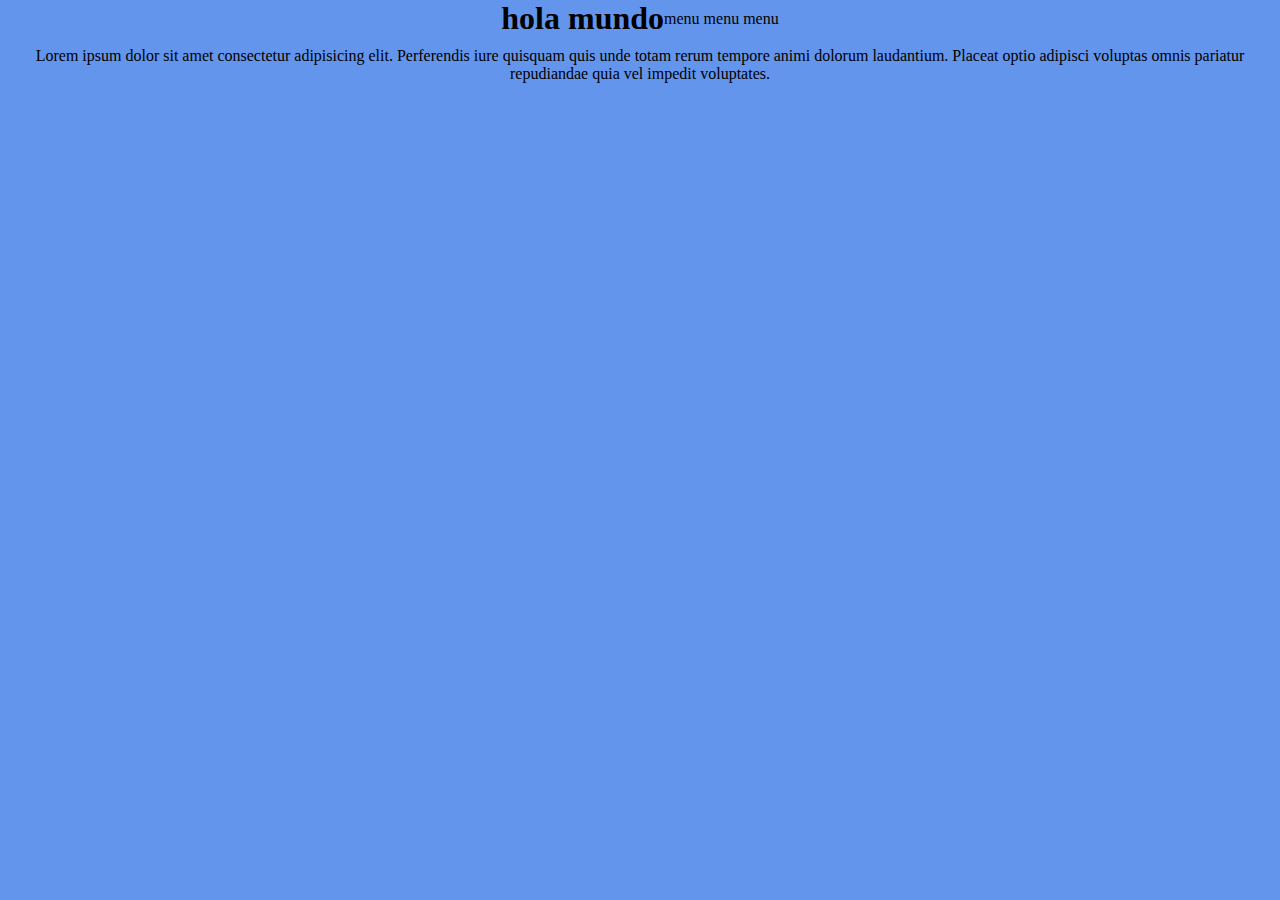
<file: index.html>
<!DOCTYPE html>
<html lang="en">
<head>
    <meta charset="UTF-8">
    <meta http-equiv="X-UA-Compatible" content="IE=edge">
    <meta name="viewport" content="width=device-width, initial-scale=1.0">

<!-- CSS-->
<link rel="stylesheet" href="estilos.css">
    <title>Clase 05</title>
</head>
<body>
   <header>
    <h1> hola mundo</h1>
    <nav>
        <ul>
            <lu>menu</lu>
            <lu>menu</lu>
            <lu>menu</lu>
        </ul>
    </nav>
   </header>


   <main>
    <p> Lorem ipsum dolor sit amet consectetur adipisicing elit. Perferendis iure quisquam quis unde totam rerum tempore animi dolorum laudantium. Placeat optio adipisci voluptas omnis pariatur repudiandae quia vel impedit voluptates.</p>
   </main>

   <!-- futura lista etc-->

   <ul>
    <li></li>
    <li></li>
   </ul>
</body>
</html>
</file>
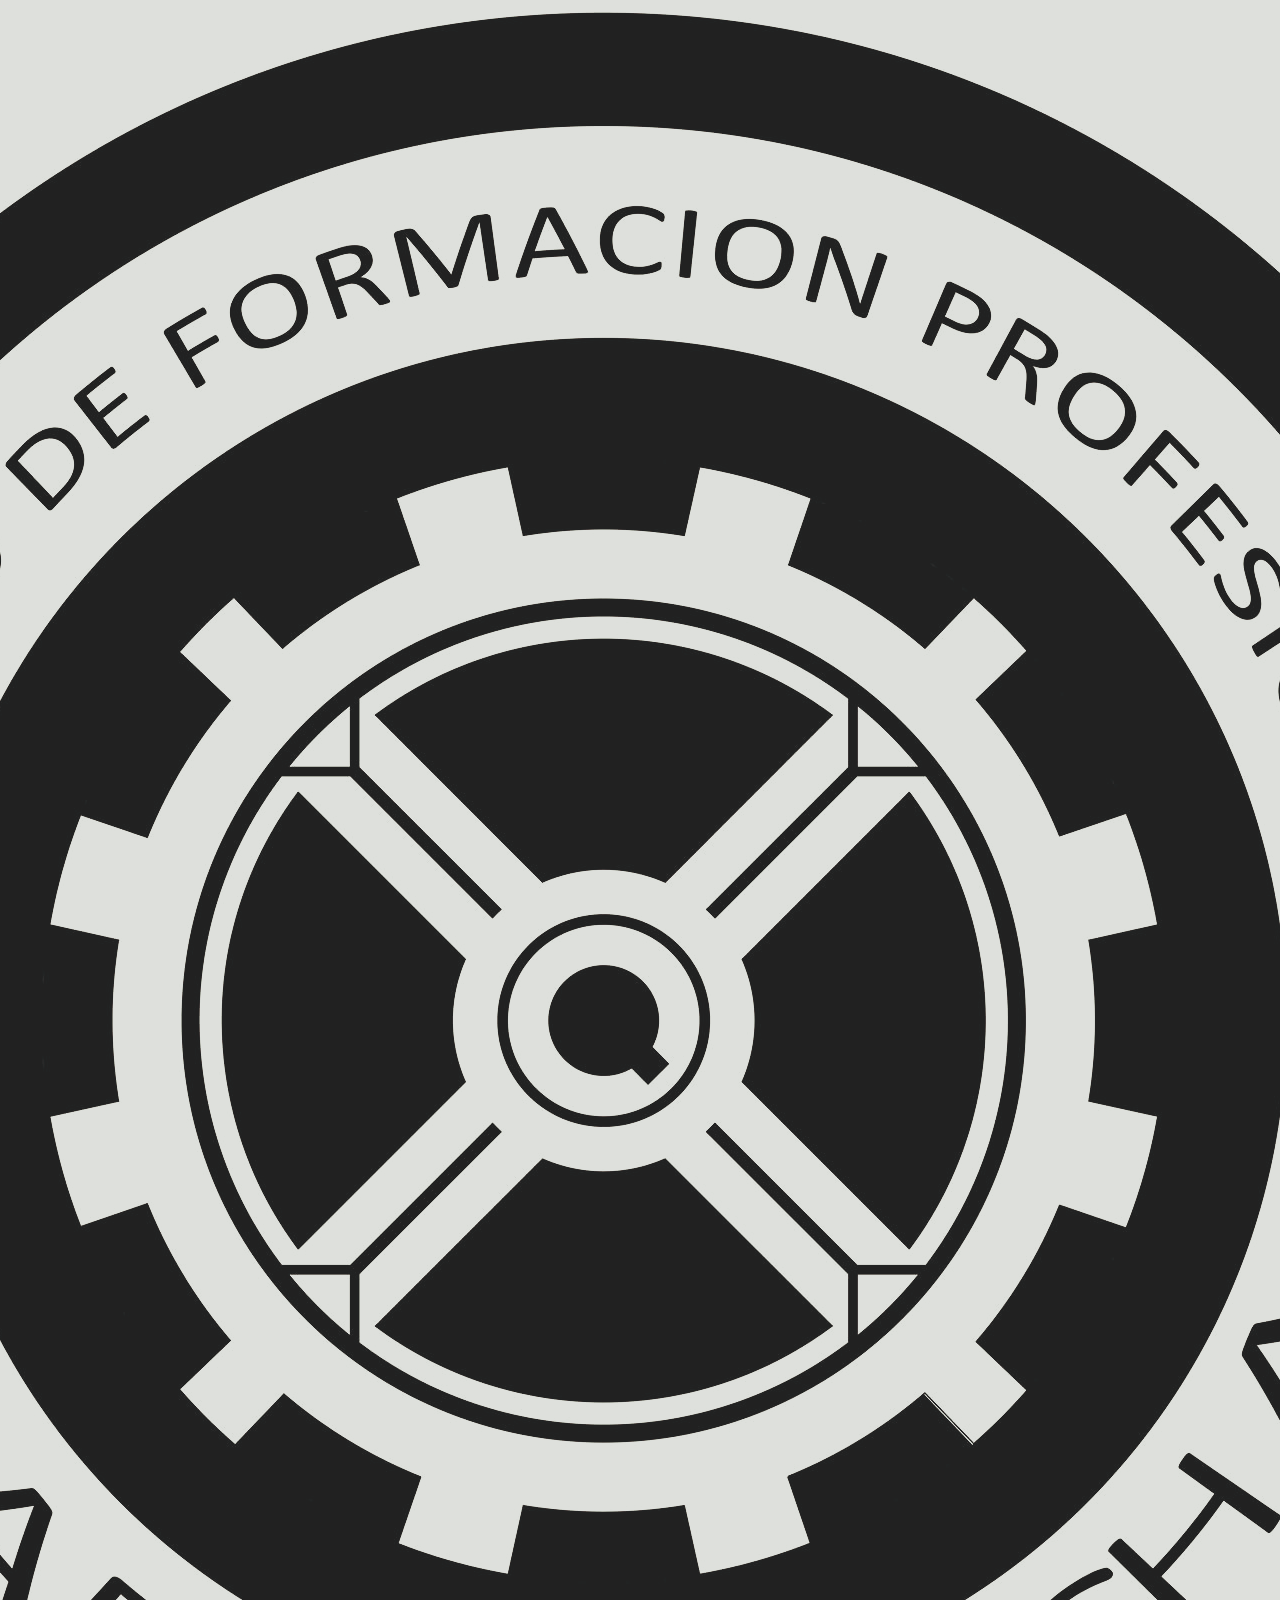
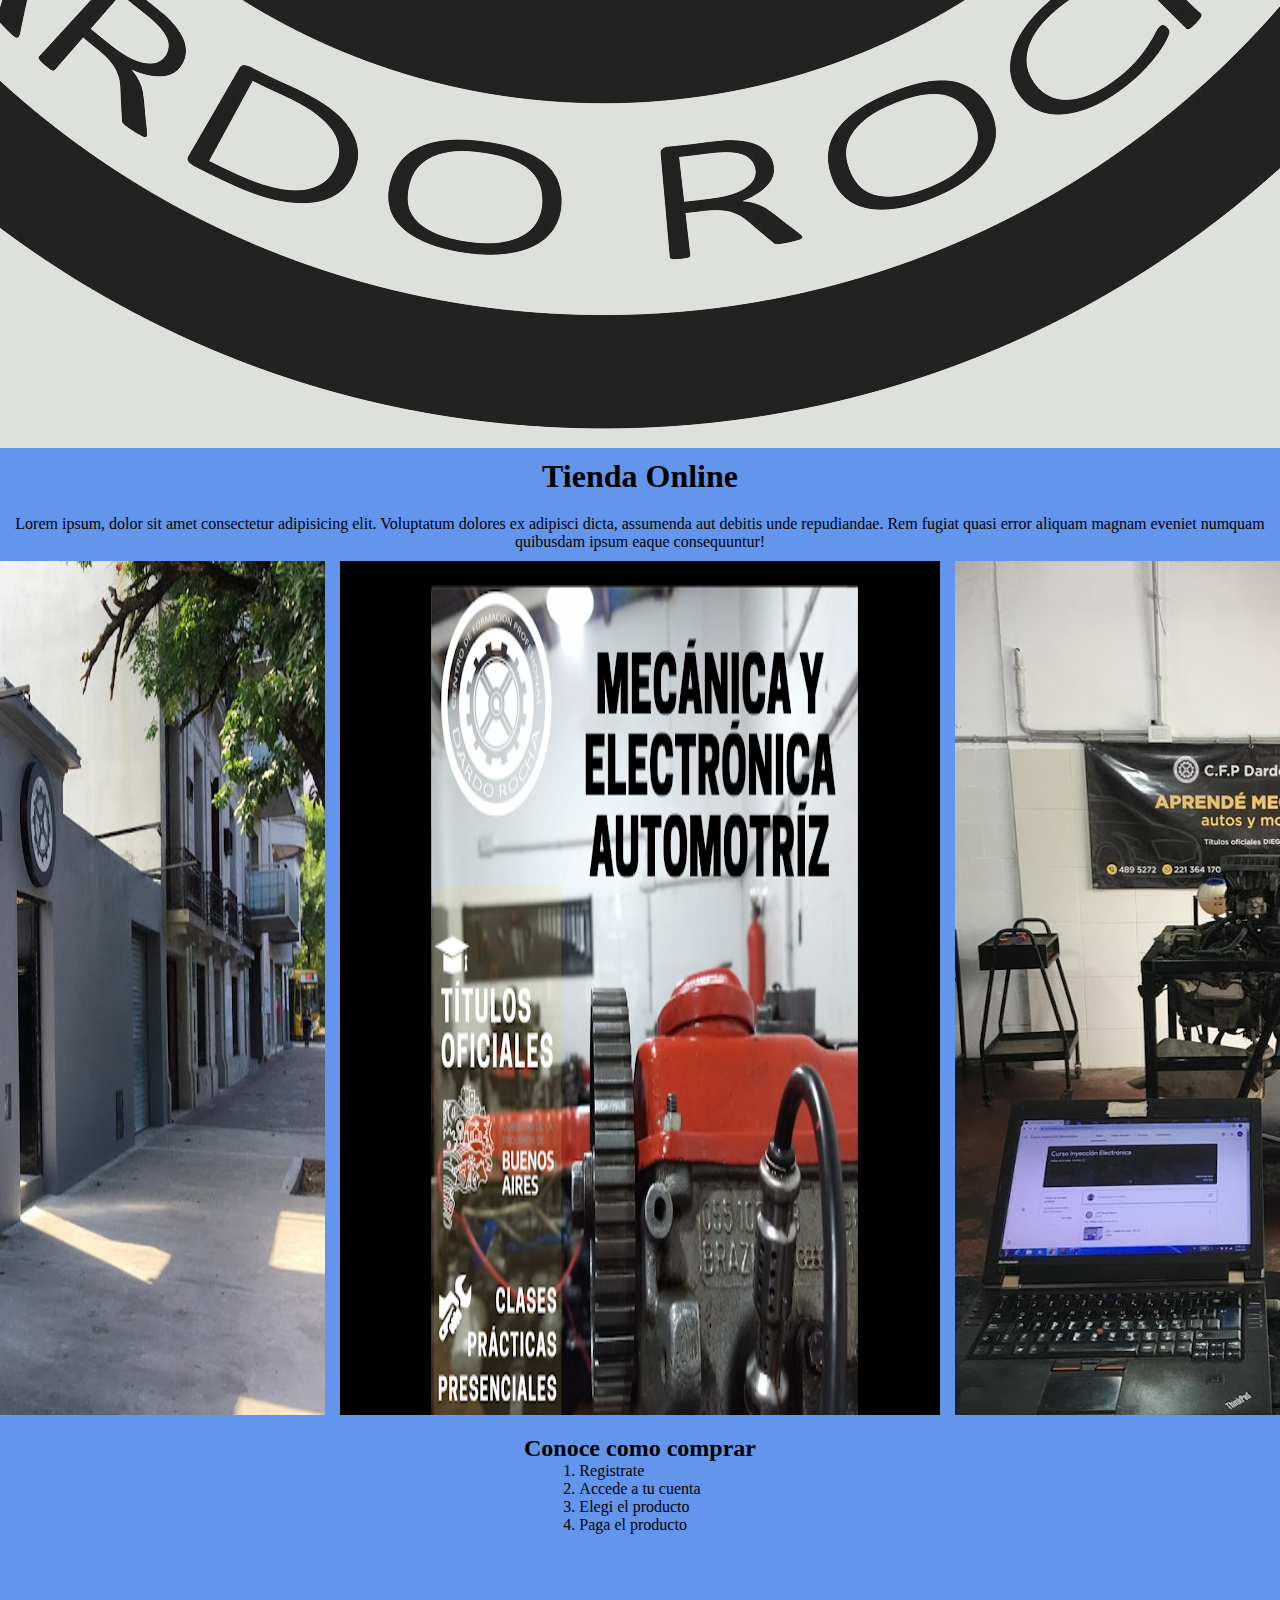
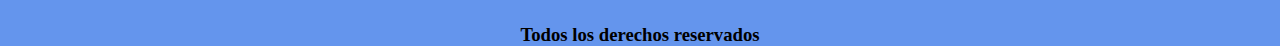
<file: pages/nosotros.html>
<!DOCTYPE html>
<html lang="en">
<head>
    <meta charset="UTF-8">
    <meta http-equiv="X-UA-Compatible" content="IE=edge">
    <meta name="viewport" content="width=device-width, initial-scale=1.0">

    <!-- CSS-->

    <link rel="stylesheet" href="../estilos.css">
    <title>Nosotros</title>


</head>
<body>
    <!-- Encabezado de mi web-->

    <header>
        <img src="../img/logo-institucion.png" alt="Logo de mi proyecto">
        <nav>
            <ul>
                <li> Menu 1</li>
                <li> Menu 2</li>
                <li> Menu 3</li>
                <li> Menu 4</li>
            </ul>
        </nav>
    </header>

    <!-- contenido principal-->

    <main>
        <h1> Tienda Online</h1>
        <p> Lorem ipsum, dolor sit amet consectetur adipisicing elit. Voluptatum dolores ex adipisci dicta, assumenda aut debitis unde repudiandae. Rem fugiat quasi error aliquam magnam eveniet numquam quibusdam ipsum eaque consequuntur! </p>

        <div class="imagenes">
            <img src="../img/2021-03-09.png.jpg" alt="">
            <img src="../img/curso-titulo-oficial.png" alt="">
            <img src="../img/WhatsApp Image 2021-02-15 at 8.08.36 PM (3).jpeg" alt="">
        </div>
    </main>

        <!-- section-->

        <section>
            <h2> Conoce como comprar</h2>
            <ol>
                <li> Registrate</li>
                <li> Accede a tu cuenta</li>
                <li> Elegi el producto</li>
                <li> Paga el producto</li>
            </ol>
        </section>

        <!-- pie de pagina-->

        <footer>
            <h3> Todos los derechos reservados</h3>
        </footer>
    


</body>
</html>
</file>
<file: estilos.css>
/* reswet*/

*{
    margin: 0;
    padding: 0;
    box-sizing: border-box;
}

/*propiedades del padre*/
.padre{
    background-color: green;
    height: 600px;

    display: flex;
    /* por defecto, flex trabaja en 
    flex-direction: row;
    flex-wrap: nowrap*/
    

    /* flex-flow */
    flex-flow: row wrap;

    /* propiedad para justificar elementos */
    justify-content: center;

    align-content: center;
    

   
}

/* propiedades a los hijos*/

.hijo{
    background-color: coral;
    width: 200px;
    height: 200px;
    margin: 10px;   
}


/* estilos de nosotros*/
body{
    background-color: cornflowerblue;
}

/* estilos de header*/

header{
    display: flex;
    align-items: center;
    justify-content: center;
}

header nav ul{
    list-style: none;

}

header nav ul li{
    display: inline-block;
    background-color: cyan;
    font-size: 20px;
    padding: 5px;
    font-weight: bold;
    box-shadow: 1px 1px black;
}

/* estilos de main */

main h1, p{
 text-align: center;
 padding: 10px;
}

main .imagenes{
    display: flex;
    justify-content: center;
    gap: 15px;
}

/* estilos de section */

section{
    margin-top: 20px;
    margin-bottom: 20px;
    display: flex;
    flex-direction: column;
    align-items: center;
}


/* estilos de footer */
footer{
margin-top: 90px;
}

footer h3{
    text-align: center;
}
</file>
